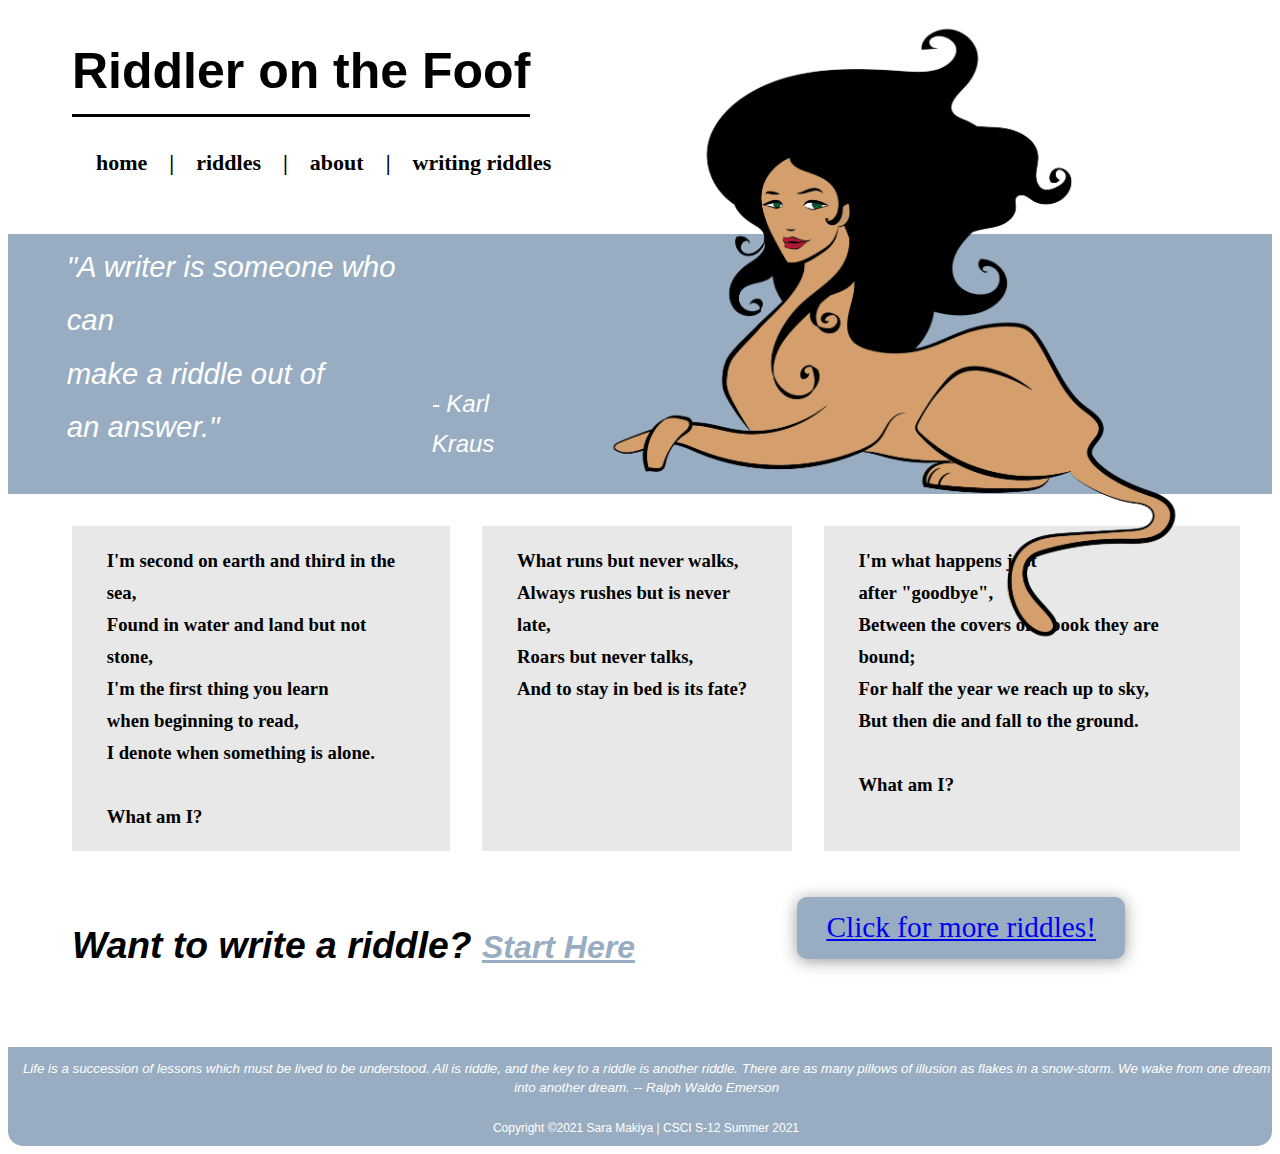
<file: index.html>
<!DOCTYPE html>
<html lang="en">

<head>
    <title>Riddler on the Foof Homepage</title>
    <meta charset="utf-8" />
    <link href="https://fonts.googleapis.com/css2?family=Roboto+Condensed:wght@400;700&family=Roboto:wght@100;300;400;500;700;900&display=swap" rel="stylesheet" />
    <link rel="stylesheet" href="styles/site.css" />
    <script src="scripts/index.js"></script>

</head>
<body>
    <header>
        <div id="rotftitle">
        <h2>Riddler on the Foof</h2>
</div>
    </header>
        <nav class="primary">
            <ul>
                <li><a href="index.html">home</a></li>
                <li><a href="riddles.html">riddles</a></li>
                <li><a href="#">about </a></li>
                <li><a href="writingriddles.html">writing riddles</a></li>
            </ul>
        </nav>
           <img id="seatedsphinx" src="images/sphinx sitting-01.png" width="650" height="650"  alt="seated sphinx" />

           <div class="quote">"A writer is someone who can <br> make a riddle out of <br>an answer."
           <p id="attribution"> - Karl Kraus</p></div>

    <main>
        <div class="riddleshome">
            <div class="articles">
                <article>
                    <h3>I'm second on earth and third in the sea, 
                        <br>
                        Found in water and land but not stone, 
                        <br>
                        I'm the first thing you learn <br>
                        when beginning to read, 
                        <br>
                        I denote when something is alone. 
                        <br>
                        <br>
                        What am I?
                    </h3>
                </article>

                <article>
                    <h3>What runs but never walks, 
                        <br>
                        Always rushes but is never late, 
                        <br>
                        Roars but never talks, 
                        <br>
                        And to stay in bed is its fate? 
                        <br>
                    </h3>
                </article>
                <article>
                    <h3>I'm what happens just <br>
                        after "goodbye",
                        <br>
                        Between the covers of a book they are bound;
                        <br>
                        For half the year we reach up to sky, 
                        <br>
                        But then die and fall to the ground.
                        <br>
                        <br>
                        What am I?
                    </h3>
                </article>
            </div> 
        </div>

     <button><a id="clickforriddles" href="riddles.html">Click for more riddles!</a></button>

        
        <div class="writingriddleshome">
            <h1>Want to write a riddle? <a id="starthere" href="infographic.html">Start Here</a> </h1> 
       </div>

    </main>

    <footer>
        <p id="emersonquote">Life is a succession of lessons which must be lived to be understood. All is riddle, and the key to a riddle is another riddle. There are as many pillows of illusion as flakes in a snow-storm. We wake from one dream into another dream. -- Ralph Waldo Emerson</p>
            <p>Copyright &copy;2021 Sara Makiya | CSCI S-12 Summer 2021</p>
    </footer>
</body>

</html>
</file>
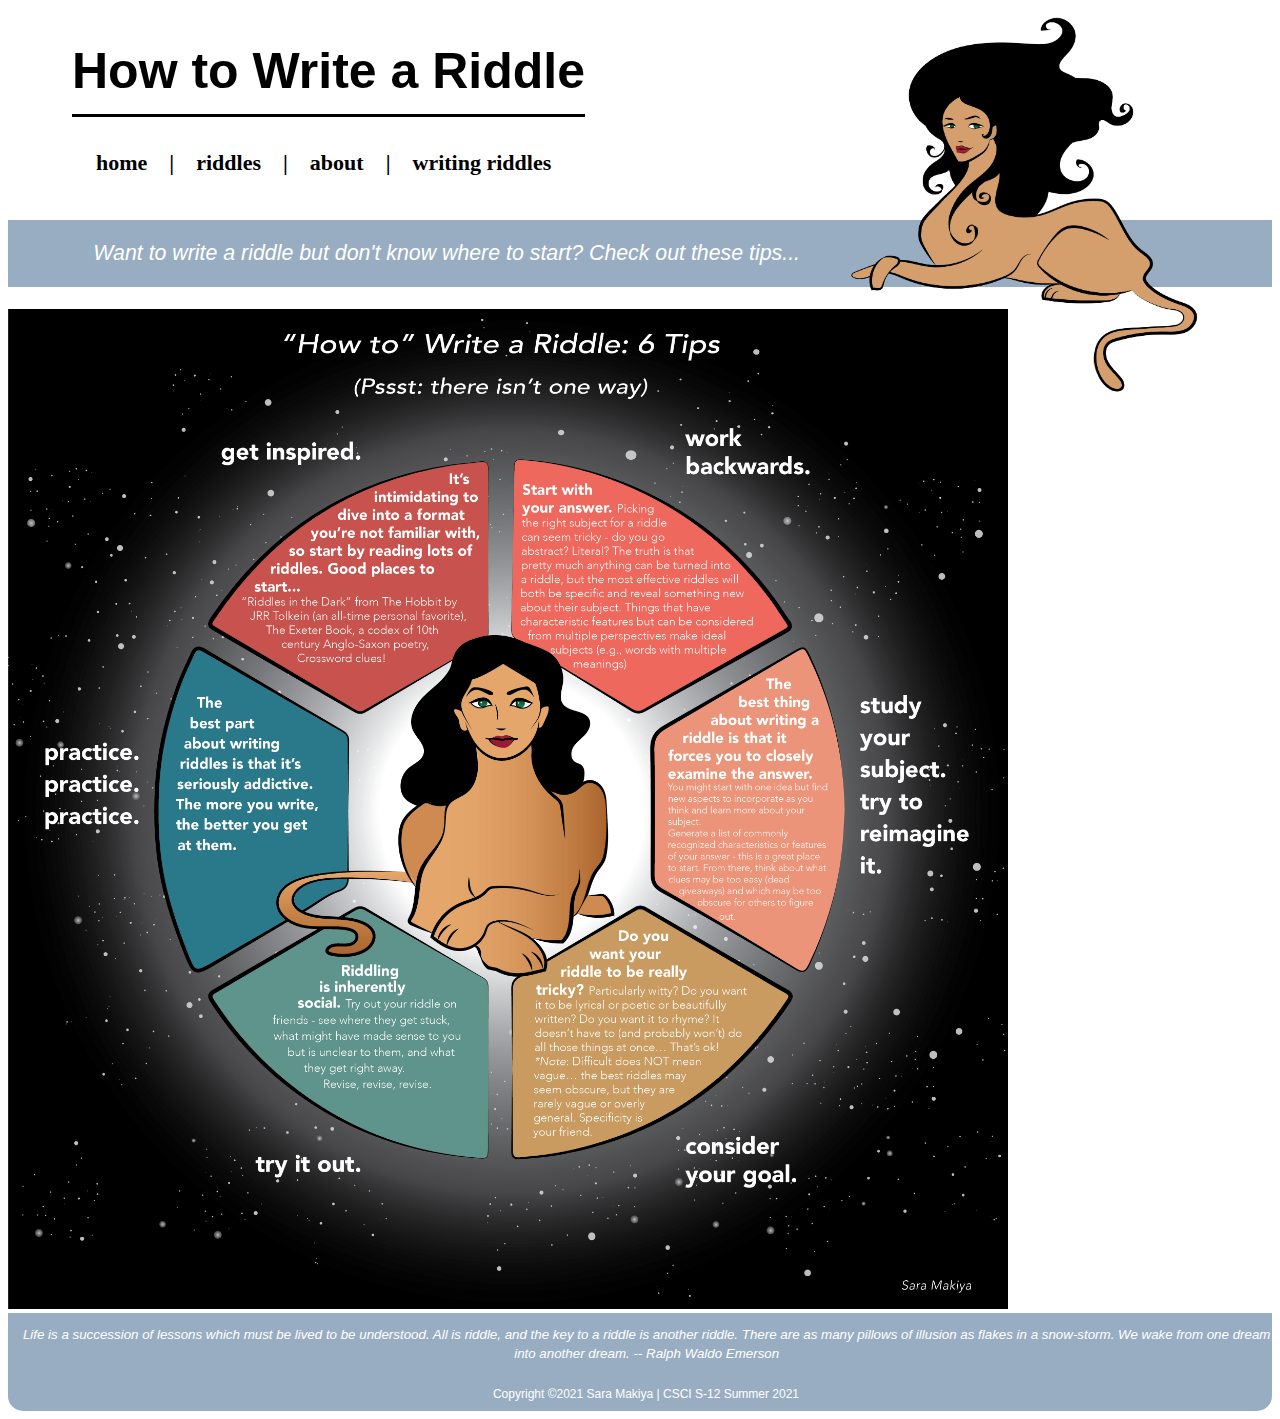
<file: infographic.html>
<!DOCTYPE html>
<html lang="en">

<head>
    <title>How to Write a Riddle</title>
    <meta charset="utf-8" />
    <link href="https://fonts.googleapis.com/css2?family=Roboto+Condensed:wght@400;700&family=Roboto:wght@100;300;400;500;700;900&display=swap" rel="stylesheet" />
    <link rel="stylesheet" href="styles/site.css" />

</head>
<body>
    <header>
        <div id="rotftitle">
        <h2>How to Write a Riddle</h2>
</div>
    </header>
        <nav class="primary">
            <ul>
                <li><a href="index.html">home</a></li>
                <li><a href="riddles.html">riddles</a></li>
                <li><a href="#">about </a></li>
                <li><a href="writingriddles.html">writing riddles</a></li>
            </ul>
        </nav>
           <img id="seatedsphinxsmall" src="images/sphinx sitting small.png" width="400" height="400"  alt="seated sphinx small" />
<br>
    <main>
        <div id="writingriddlesquestion">
            <p>Want to write a riddle but don't know where to start? Check out these tips...</p>
            </div>
    
        <div class="infographic">
                    <img id="infographic" src="images/How to write a riddle_Infographic_resized-01.png" width="1000" height="1000"  alt="How to Write a Riddle Infographic" />

        </div>

    </main>
    <footer>
        <p id="emersonquote">Life is a succession of lessons which must be lived to be understood. All is riddle, and the key to a riddle is another riddle. There are as many pillows of illusion as flakes in a snow-storm. We wake from one dream into another dream. -- Ralph Waldo Emerson</p>
            <p>Copyright &copy;2021 Sara Makiya | CSCI S-12 Summer 2021</p>
    </footer>
</body>

</html>
</file>
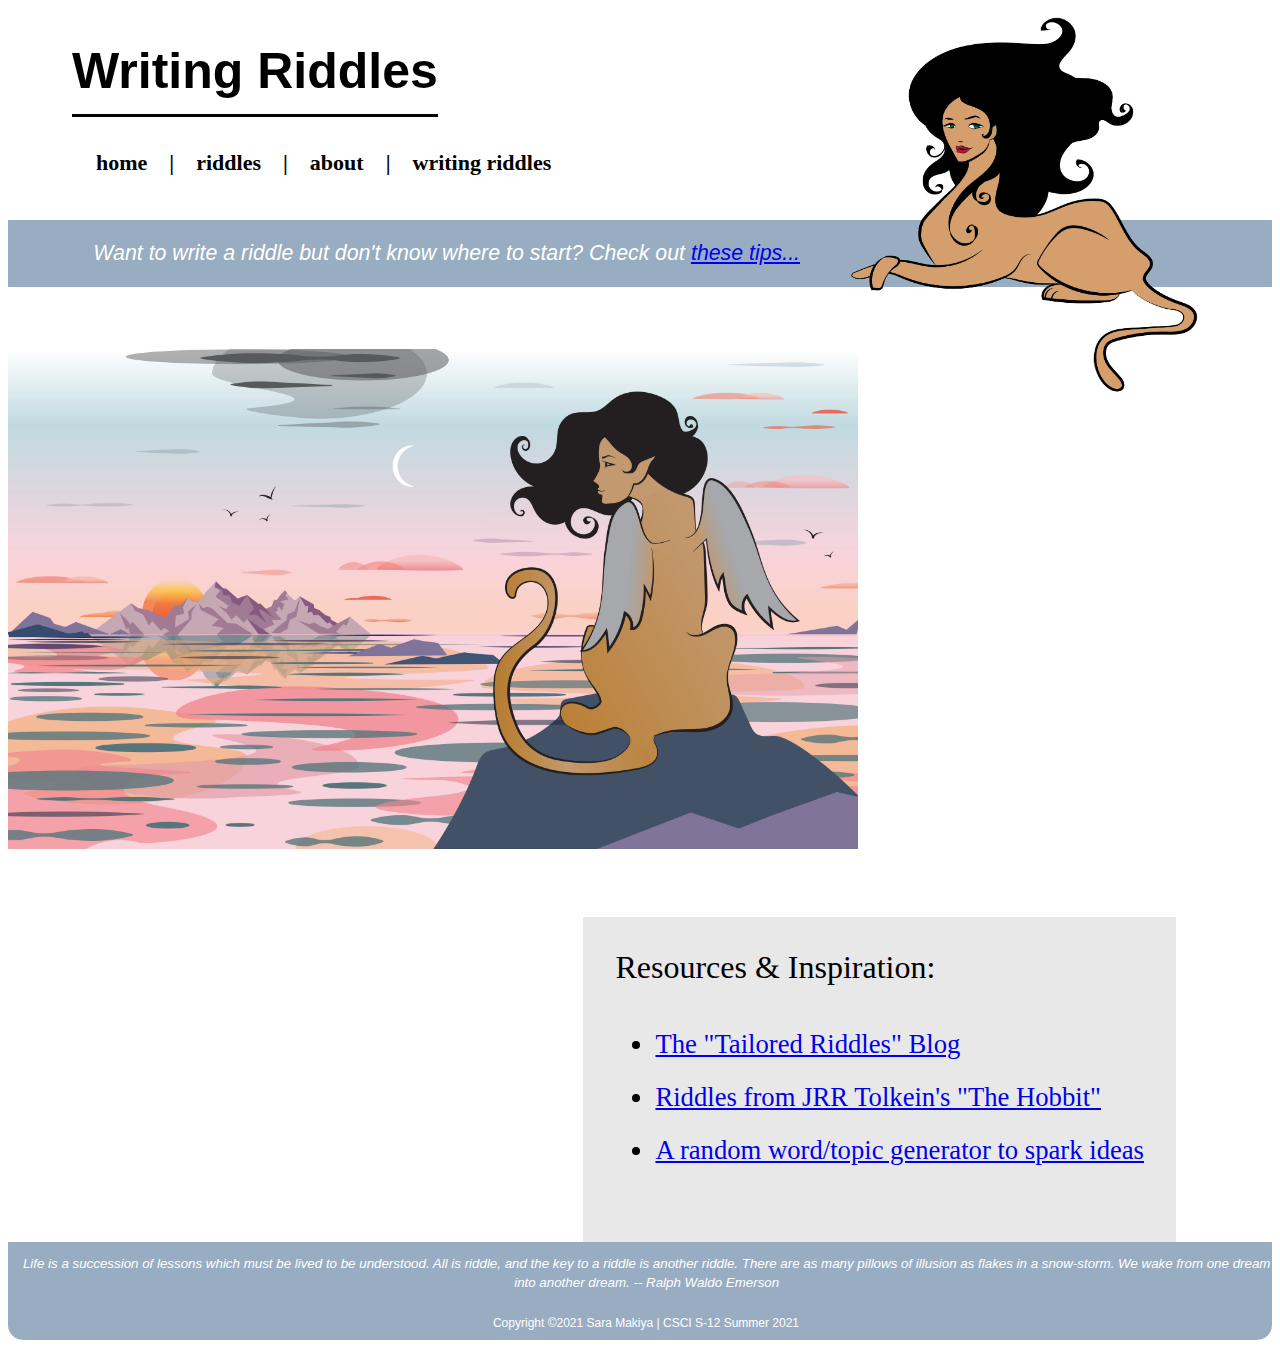
<file: writingriddles.html>
<!DOCTYPE html>
<html lang="en">

<head>
    <title>Writing Riddles</title>
    <meta charset="utf-8" />
    <link href="https://fonts.googleapis.com/css2?family=Roboto+Condensed:wght@400;700&family=Roboto:wght@100;300;400;500;700;900&display=swap" rel="stylesheet" />
    <link rel="stylesheet" href="styles/site.css" />

</head>
<body>
    <header>
        <div id="rotftitle">
        <h2>Writing Riddles</h2>
</div>
    </header>
        <nav class="primary">
            <ul>
                <li><a href="index.html">home</a></li>
                <li><a href="riddles.html">riddles</a></li>
                <li><a href="#">about </a></li>
                <li><a href="writingriddles.html">writing riddles</a></li>
            </ul>
        </nav>
           <img id="seatedsphinxsmall" src="images/sphinx sitting small.png" width="400" height="400"  alt="seated sphinx small" />
<br>
    <main>
        <div id="writingriddlesquestion">
            <p>Want to write a riddle but don't know where to start? Check out <a href="infographic.html">these tips...</a></p>
            </div>
    
      
            <div> <img id="sphinxbanner" src="images/sphinx banner_no text-01.jpg" alt="sphinx sitting" width="850" height="500">
           
            <div id="resources">
                Resources & Inspiration:
                <ul>
                    <li><a href="http://www.tailoredriddles.com/blog/">The "Tailored Riddles" Blog</a></li>
                    <li><a href="http://www.tolkien.cro.net/talesong/riddles.html">Riddles from JRR Tolkein's "The Hobbit"</a></li>
                <li><a href="https://randomwordgenerator.com/">A random word/topic generator to spark ideas</a></li>
            </ul>
             </div>
            </div>

    </main>
    <br>
    <footer>
        <p id="emersonquote">Life is a succession of lessons which must be lived to be understood. All is riddle, and the key to a riddle is another riddle. There are as many pillows of illusion as flakes in a snow-storm. We wake from one dream into another dream. -- Ralph Waldo Emerson</p>
            <p>Copyright &copy;2021 Sara Makiya | CSCI S-12 Summer 2021</p>
    </footer>
</body>

</html>
</file>
<file: styles/site.css>
/* 

FONTS: 

Verdana
Garamond 

COLORS: 

rgb(152, 173, 194)
#e8e8e8
#e0e0e0

*/ 
 
/* -----------------------------
     Styles for header & nav
     ----------------------------- */
     #rotftitle {
         width: fit-content; 
         height: 72px;
         margin-left: 4em;
         border-bottom: solid 3px black;
     }
     
     h2 {
        color: black;
        font-size: 50px;
        font-family: Verdana, Geneva, Tahoma, sans-serif 
    }

    nav.primary {
        font-size: 22px;
        font-family: Garamond, serif;
        font-weight: 800;
}

nav.primary >ul > li > a:hover {
    color: white;
    background-color: black;
}

h1 {
    color: black;
        font-size: 50px;
        font-family: Garamond, serif;
}

nav.primary > ul {
    display: flex;
    flex-direction: row;
    list-style-type: none;
    padding-inline-start: 0px;
    justify-content: left;
    margin-left: 3em;
    margin-top: 1.5em;
}

nav.primary > ul > li:before {
    content: '|'
}

nav.primary > ul > li:first-child:before {
    content: ''
}

nav.primary > ul > li > a {
    padding-right: 1em;
    padding-left: 1em;
    text-decoration: none;
    color: black;
}

/* SUPPOSED TO MAKE THE NAV RESPONSIVE...? 

@media screen and (max-width: 65em) {
    nav.primary #menu {
      display: block;
      text-align: left;
      background-image: url(..images/pancake-menu);
      background-repeat: no-repeat;
      padding-left: 40px;
    }

    */

 /* -----------------------------
     Styles for footer
     ----------------------------- */
  
     footer {
        display: flex;
        flex-direction: column;
        background-color: rgb(152, 173, 194);
        color: white;
        border-bottom-left-radius: 15px;
        border-bottom-right-radius: 15px;
        clear:left;
        clear: right;
    }
    
    footer > p {
        padding-left: 1em;
        font-size: 9pt;
        font-family: Verdana, Geneva, Tahoma, sans-serif;
        text-align: center;
        line-height: 8pt;
        
    }
    #emersonquote {
        font-size: 10pt;
        font-family: Verdana, Geneva, Tahoma, sans-serif;
        font-style: italic;
        text-align: center;
        line-height: 14pt;
    }
    

    /* --- HOMEPAGE --- */ 

/* -----------------------------
     Styles for "Homepage HEADER"
     ----------------------------- */

     #seatedsphinx {
        padding-left: 7em;
        padding-right: 3em;
        position: absolute;
      bottom: 100;
      right: 0;
      top: 0;
    }
    
    .quote {
        display: flex; 
        color: white; 
        background-color:rgb(152, 173, 194);
        font-size: 22pt;
        font-style: italic;
        font-family: Verdana, Geneva, Tahoma, sans-serif;
        line-height: 40pt;
        padding-left: 2em;
        margin-top: 2em;
        padding-bottom: 0.2em;
        padding-top: 0.2em;
    
    }
    
    #attribution {
        margin-right: 30em;
        margin-top: 6em;
        font-family: Verdana, Geneva, Tahoma, sans-serif;
        font-size: 18pt;
        color: white;
        background-color:rgb(152, 173, 194);
        font-style: italic;
        line-height: 30pt;
    }

/* -----------------------------
     Styles for HOMEPAGE "Riddles"
     ----------------------------- */
  
     div.riddleshome {
        display: flex;
        flex-direction: column;
        align-items: center;
        vertical-align: middle;
        width: fit-content;
        margin-left: 4em;
    }
    
    div.riddleshome > p {
        padding-left: 2em;
        padding-right: 2em;
    }
    
    div.articles {
        display: flex;
        margin-top: 2em;
    }
    
    
    div.articles > article {
        display: flex;
        flex-direction: column;
        align-items: left;
        background-color: #E8E8E8;
        max-width: 40%;
        margin-bottom: 1em;
        margin-right: 2em;
        padding-left: 1em;
        padding-right: 1em;

    }
    
    
    div.articles > article > h3 { 
       text-align: left;
       margin-left: 1em;
       margin-right: 1em;
       font-family: Garamond, serif;
       font-size: 24;
       line-height: 24pt;
       
    }
    
    div.articles > article > p {
       text-align: left;
       margin-left: 1em;
       margin-right: 1em;
       font-style: italic;
    
    } 

    button {
        float: right;
        background-color:rgb(152, 173, 194);
        color: white;
        font-size: 22pt;
        font-family: Garamond, serif;
        font-style: bolder;
        padding-right: 1em;
        padding-left: 1em;
        padding-top: 0.5em;
        padding-bottom: 0.5em;
        margin-right: 5em;
        margin-top: 1em;
        margin-bottom: 3em;
        cursor: pointer;
        border-radius: 10px;
        border: none;
        box-shadow: 0px 2px 16px #999;
    }

    /*
    #clickforriddles {
        font-style: italic;
        font-style: bolder;
        font-family: Verdana, Geneva, Tahoma, sans-serif;
        font-size: 22pt;
        margin-left: 3em;
        margin-top: 3em;
        text-align: center;
    }
    */
    

    /* -----------------------------
     Styles for HOMEPAGE "Writing Riddles"
     ----------------------------- */
  
  
  div.writingriddleshome {
    display: flex;
    flex-direction: column;
    align-items: left;
    padding-left: 4em;
    margin-top: 2em;

}


div.writingriddleshome > h1 {
    color: black;
    font-size: 28pt;
   font-family: Verdana, Geneva, Tahoma, sans-serif;
   font-style: italic;
}

#starthere {

    font-family: Verdana, Geneva, Tahoma, sans-serif;
    font-size: 24pt;
    font-style: bolder;
    color: rgb(152, 173, 194);
}

   
}

 /* -----------------------------
     Styles for RIDDLES page
     ----------------------------- */

     .riddleinstructions {
        background-color:rgb(152, 173, 194); 
     }
     
     
     
     .riddleinstructions > p {
        background-color:rgb(152, 173, 194); 
        color: white;
        font-family: Verdana, Geneva, Tahoma, sans-serif;
        font-size: 16pt;
        font-style: bolder;
        font-style: italic;
        padding: 1em;
        margin-top: 2em;
        margin-left: 3em;
     }

     #seatedsphinxsmall {
        padding-left: 7em;
        padding-right: 3em;
        position: absolute;
      bottom: 100;
      right: 0;
      top: 0;
     }

     div.riddles {
        display: flex;
        align-items: center;
        justify-content: space-evenly;
        flex-direction: row;
        flex-wrap: wrap;
        max-width: 100%;
        margin-right: 3em;
        margin-left: 3em;
        margin-top: 5em;
        margin-bottom: 2em;
    }

    div.riddles > section {
        padding: 0.5em;
        box-shadow: 0px 2px 16px #999;
        margin-bottom: 1.5em;
    }

    

    /* -----------------------------
     Styles for WRITING RIDDLES page
     ----------------------------- */

     #writingriddlesquestion {
        background-color:rgb(152, 173, 194); 
     }
     #writingriddlesquestion > p {
        color: white;
        font-family: Verdana, Geneva, Tahoma, sans-serif;
        font-size: 16pt;
        font-style: bolder;
        font-style: italic;
        margin-left: 3em;
        padding: 1em;
        margin-top: 0.2em;
}

#sphinxbanner {
    margin-top: 2.5em;

}

 #resources > p {
    
    font-style: italic;
    margin-left: 3em;
    padding: 1em;
    margin-top: 0.2em;
}

#resources {
    background-color: #e8e8e8; 
    float: right;
    margin-top: 2em;
    margin-right: 3em;
    color: black;
    font-family: Garamond, serif;
    font-size: 24pt;
    font-style: bolder;
    padding: 1em;
    text-align: left;
}

#resources > ul > li {
    color: black;
    font-family: Garamond, serif;
    font-size: 20pt;
    font-style: bolder;
    line-height: 40pt;
    text-align: left;
}
}


/* STYLES FOR INFOGRAPHIC PAGE */

div.infographic {
    display: block;
  margin-left: auto;
  margin-right: auto;
  margin-top: 2em;
  margin-bottom: 2em;
  width: 50%;
  max-width: 100%;
   
}

.riddle-answer {
    visibility: hidden;
}
</file>
